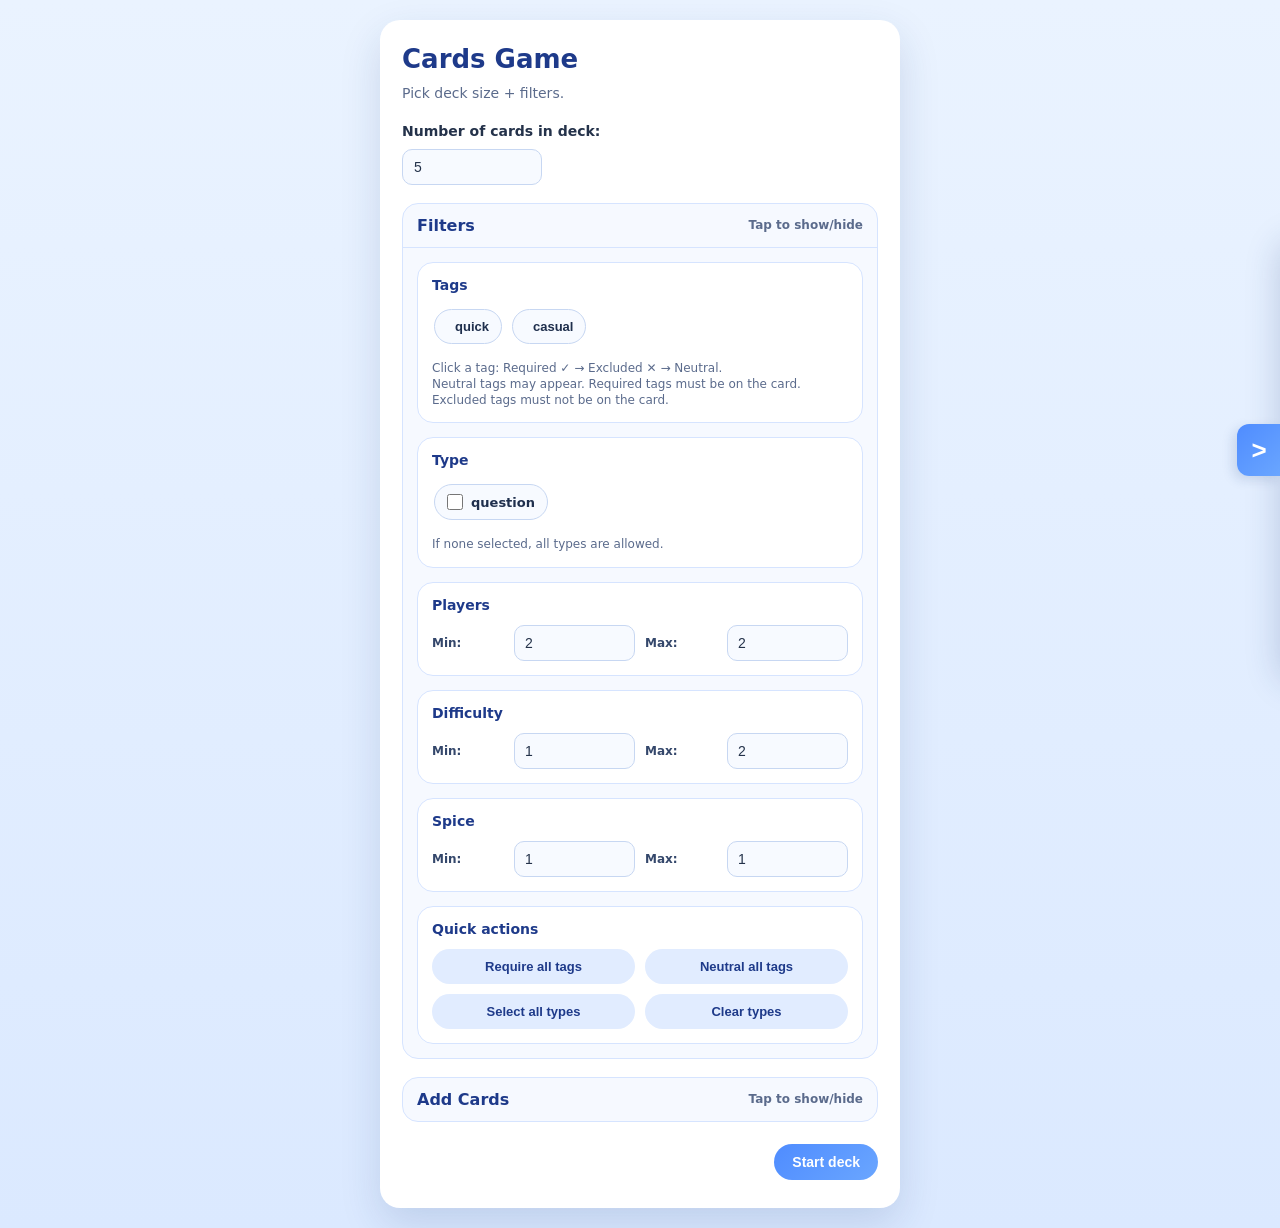
<file: index.html>
<!DOCTYPE html>
<html lang="en">
<head>
    <meta charset="UTF-8" />
    <meta name="viewport" content="width=device-width, initial-scale=1" />
    <title>Couple Cottage Cards</title>
    <link rel="stylesheet" href="styles/style.css" />
    <link rel="stylesheet" href="styles/cards-special.css" />
    <link rel="stylesheet" href="styles/cards-default.css" />
    <link rel="stylesheet" href="./styles/scoreboard.css">
</head>

<body>
<div class="app">

    <!-- CONFIG / HOME SCREEN -->
    <section id="config-screen" class="screen">
        <h1>Cards Game</h1>
        <p class="subtitle">Pick deck size + filters.</p>

        <div class="config-panel">
            <div class="config-row">
                <label for="deckSizeInput"><b>Number of cards in deck:</b></label>
                <input id="deckSizeInput" type="number" min="1" max="50" value="5" />
            </div>

            <!-- Filters container (filters.js fills #filters) -->
            <details class="filters-panel" open>
                <summary class="filters-summary">
                    <span class="filters-title">Filters</span>
                    <span class="filters-note">Tap to show/hide</span>
                </summary>
                <div id="filters"></div>
            </details>

            <!-- Add Cards container (addCards.js fills #addCards) -->
            <details class="filters-panel add-cards-panel">
                <summary class="filters-summary">
                    <span class="filters-title">Add Cards</span>
                    <span class="filters-note">Tap to show/hide</span>
                </summary>
                <div id="addCards"></div>
            </details>

            <div id="uiError" class="ui-error hidden"></div>

            <div class="config-actions">
                <button id="startButton" type="button">Start deck</button>
            </div>
        </div>
    </section>

    <!-- GAME / DECK SCREEN -->
    <section id="game-screen" class="screen hidden">
        <div class="top-bar">
            <button id="backButton" type="button">← Back</button>
            <button id="newDeckButton" type="button">New deck</button>
        </div>

        <div class="deck-wrapper">
            <div class="deck" id="deck" aria-label="Deck of cards"></div>
        </div>

        <p class="hint">
            Click the deck: first click flips the top card, second click removes it.
        </p>
    </section>

    <!-- MINI GAME SCREEN -->
    <section id="mini-game-screen" class="screen hidden">
        <div class="mini-game-topbar">
            <button id="exitMiniGameButton" class="btn">← Back to cards</button>
            <div id="miniGameTitle" class="mini-game-title">Mini game</div>
        </div>

        <div id="miniGameHost" class="mini-game-host"></div>
        <div id="miniGameError" class="ui-error hidden"></div>
    </section>

</div>

<script type="module" src="scripts/script.js"></script>
</body>
</html>
</file>
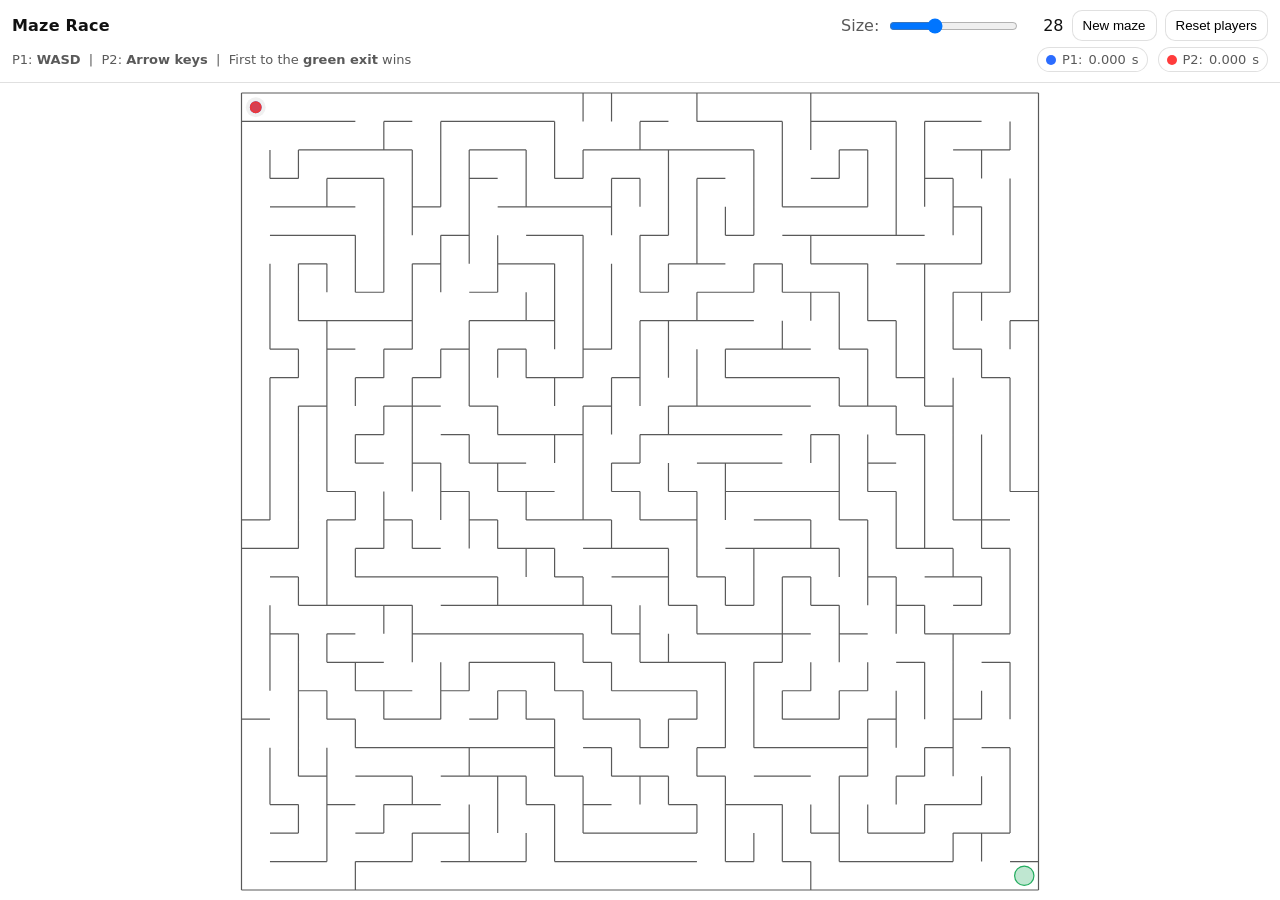
<file: mini-games/maze/game.html>
<!doctype html>
<html lang="en">
<head>
  <meta charset="utf-8" />
  <meta name="viewport" content="width=device-width, initial-scale=1" />
  <title>Maze Race</title>
  <link rel="stylesheet" href="./game.css" />
</head>
<body>
<div class="mazeRoot" id="mazeRoot">
  <div class="mazeHud">
    <div class="mazeHudRow">
      <div class="mazeTitle">Maze Race</div>

      <div class="mazeControls">
        <label class="mazeLabel">
          Size:
          <input id="mazeSize" type="range" min="12" max="60" value="28" step="1" />
          <span id="mazeSizeVal" class="mazeValue">28</span>
        </label>

        <button id="newMazeBtn" class="mazeBtn">New maze</button>
        <button id="resetBtn" class="mazeBtn">Reset players</button>
      </div>
    </div>

    <div class="mazeHudRow mazeSmall">
      <div class="mazeHelp">
        P1: <b>WASD</b> &nbsp;|&nbsp; P2: <b>Arrow keys</b> &nbsp;|&nbsp; First to the <b>green exit</b> wins
      </div>

      <div class="mazeTimers">
        <div class="mazeTimer"><span class="p1Dot"></span> P1: <span id="p1Time">0.000</span>s</div>
        <div class="mazeTimer"><span class="p2Dot"></span> P2: <span id="p2Time">0.000</span>s</div>
      </div>
    </div>
  </div>

  <div class="mazeStage">
    <canvas id="mazeCanvas"></canvas>

    <div id="mazeOverlay" class="mazeOverlay hidden" role="dialog" aria-modal="true">
      <div class="mazeOverlayCard">
        <div id="overlayTitle" class="mazeOverlayTitle">Winner!</div>
        <div id="overlayBody" class="mazeOverlayBody"></div>
        <div class="mazeOverlayActions">
          <button id="playAgainBtn" class="mazeBtn primary">Play again (new maze)</button>
          <button id="closeOverlayBtn" class="mazeBtn">Close</button>
        </div>
      </div>
    </div>
  </div>
</div>

<script type="module" src="./game.js"></script>
</body>
</html>
</file>
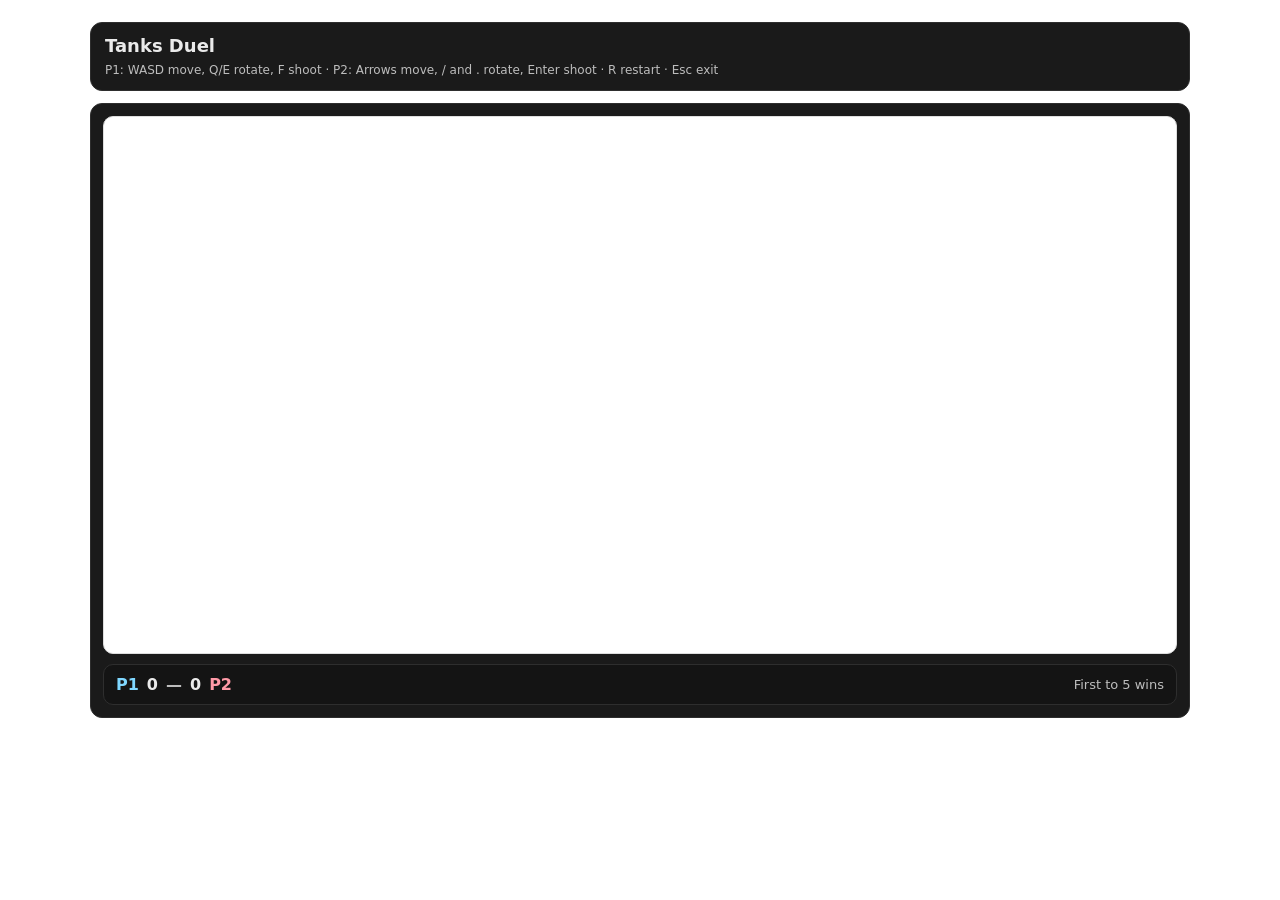
<file: mini-games/tanks/game.html>
<!doctype html>
<html lang="en">
<head>
  <meta charset="utf-8" />
  <meta name="viewport" content="width=device-width,initial-scale=1" />
  <title>Tanks Duel</title>
  <link rel="stylesheet" href="./game.css" />
</head>
<body>
<!-- IMPORTANT: everything inside .tanks-root so CSS is scoped -->
<div class="tanks-root">
  <header class="topbar">
    <div class="title">Tanks Duel</div>
    <div class="hint">
      P1: WASD move, Q/E rotate, F shoot · P2: Arrows move, / and . rotate, Enter shoot · R restart · Esc exit
    </div>
  </header>

  <main class="stage">
    <canvas id="game"></canvas>

    <div class="hud">
      <div class="score">
        <span class="p1">P1</span> <span id="s1">0</span>
        <span class="sep">—</span>
        <span id="s2">0</span> <span class="p2">P2</span>
      </div>
      <div class="status" id="status">First to 5 wins</div>
    </div>
  </main>
</div>

<script type="module" src="./game.js"></script>
</body>
</html>
</file>
<file: styles/style.css>
/* =========================================================
   GLOBAL
   ========================================================= */
* { box-sizing: border-box; }

body{
    margin: 0;
    font-family: system-ui, -apple-system, BlinkMacSystemFont, "Segoe UI", sans-serif;
    background: linear-gradient(180deg, #eaf3ff 0%, #dbe9ff 100%);
    color: #24324a;

    display: flex;
    justify-content: center;
    align-items: center;
    min-height: 100vh;
}

/* When mini-game is open: prevent page scrolling */
body.mini-game-open{
    overflow: hidden;
}

/* App container (normal screens live in here) */
.app{
    width: 100%;
    max-width: 560px;
    padding: 20px;
}

/* =========================================================
   SCREENS
   ========================================================= */
.screen{
    background: #ffffff;
    border-radius: 20px;
    padding: 24px 22px 28px;
    box-shadow: 0 16px 40px rgba(30, 60, 120, 0.15);
    position: relative;
    z-index: 1;
}

.hidden{
    display: none !important;
    pointer-events: none !important;
}

/* Ensure config is always clickable above anything */
#config-screen{ z-index: 5; }
#game-screen{
    z-index: 4;
    display: flex;
    flex-direction: column;
    min-height: 80vh;
}

/* =========================================================
   MINI GAME SCREEN (FIXED, OPAQUE, CENTERED, NOT TRANSPARENT)
   Assumes your HTML has:
   <div id="mini-game-screen" class="screen hidden"> ... </div>
   ========================================================= */
#mini-game-screen{
    position: fixed;
    inset: 0;
    z-index: 9999;

    /* Center the mini-game "card" */
    margin: auto;

    /* Make this element the centered card */
    width: min(1100px, 85vw);
    height: 85vh;

    /* IMPORTANT: opaque card, not transparent */
    background: #ffffff;

    /* Keep your normal screen styling feel */
    border-radius: 20px;
    box-shadow: 0 18px 60px rgba(30, 60, 120, 0.22);

    /* Same internal layout style */
    padding: 18px 18px 18px;
    display: flex;
    flex-direction: column;
}

/* On very small screens, reduce padding a bit */
@media (max-width: 420px){
    #mini-game-screen{
        width: 92vw;
        height: 88vh;
        padding: 14px;
        border-radius: 18px;
    }
}

/* =========================================================
   HEADINGS / TEXT
   ========================================================= */
h1{
    margin: 0 0 10px;
    font-size: 26px;
    color: #1e3a8a;
}

.subtitle{
    margin: 0 0 20px;
    font-size: 14px;
    color: #5b6b8c;
    line-height: 1.35;
}

/* =========================================================
   CONFIG
   ========================================================= */
.config-panel{
    display: flex;
    flex-direction: column;
    gap: 18px;
}

.config-row{
    display: flex;
    flex-direction: column;
    gap: 10px;
    font-size: 14px;
}

.config-row input[type="number"]{
    width: 140px;
    padding: 9px 11px;
    border-radius: 10px;
    border: 1px solid #c7d7f2;
    background: #f7faff;
    color: #24324a;
    font-size: 14px;
}

.config-actions{
    display: flex;
    justify-content: flex-end;
    padding-top: 4px;
}

/* =========================================================
   BUTTONS
   ========================================================= */
button{
    padding: 10px 18px;
    border-radius: 999px;
    border: none;
    background: linear-gradient(135deg, #4f8cff, #6aa6ff);
    color: white;
    font-weight: 700;
    font-size: 14px;
    cursor: pointer;
    transition: transform 0.1s ease, box-shadow 0.1s ease, filter 0.15s ease;
}

button:hover{
    transform: translateY(-1px);
    box-shadow: 0 8px 18px rgba(79, 140, 255, 0.35);
    filter: brightness(1.05);
}

button:active{
    transform: translateY(0);
    box-shadow: none;
}

#backButton{
    background: #e1ecff;
    color: #1e3a8a;
}
#backButton:hover{ background: #d4e4ff; }

/* Secondary button style used by Add Cards */
.secondary-button{
    background: #e1ecff;
    color: #1e3a8a;
    box-shadow: none;
}
.secondary-button:hover{
    background: #d4e4ff;
    box-shadow: none;
    filter: none;
}

/* =========================================================
   ERRORS
   ========================================================= */
.ui-error{
    margin-top: 10px;
    padding: 10px 12px;
    border-radius: 12px;
    background: #fff1f2;
    border: 1px solid #fecdd3;
    color: #9f1239;
    font-size: 13px;
    white-space: pre-wrap;
}

/* =========================================================
   GAME SCREEN
   ========================================================= */
.top-bar{
    display: flex;
    justify-content: space-between;
    gap: 12px;
    margin-bottom: 18px;
}

.hint{
    margin-top: auto;
    font-size: 13px;
    color: #5b6b8c;
    text-align: center;
    line-height: 1.35;
}

/* =========================================================
   MINI GAME CONTENT (inside #mini-game-screen)
   ========================================================= */
.mini-game-topbar{
    display:flex;
    align-items:center;
    justify-content:space-between;
    gap:12px;
    margin-bottom:12px;
    flex: 0 0 auto;
}

.mini-game-title{
    font-weight:700;
    opacity:.9;
}

/* host fills remaining height; no scrollbars */
.mini-game-host{
    position: relative;
    flex: 1 1 auto;
    width: 100%;
    border-radius: 16px;
    overflow: hidden;              /* IMPORTANT: no scrollbars */
    background: #f7faff;
    border: 1px solid #d6e4ff;
    padding: 0;
}

/* iframe fills host */
.mini-game-frame{
    position: absolute;
    inset: 0;
    width: 100%;
    height: 100%;
    border: 0;
    display: block;
    background: transparent;
}


/* =========================================================
   FILTERS PANEL
   ========================================================= */
.filters-panel{
    border-radius: 16px;
    background: #f6f9ff;
    border: 1px solid #d6e4ff;
    overflow: hidden;
}

.filters-summary{
    display:flex;
    align-items:center;
    justify-content:space-between;
    gap: 12px;
    padding: 12px 14px;
    cursor: pointer;
    user-select: none;
    font-weight: 800;
    color: #1e3a8a;
}
.filters-panel summary::-webkit-details-marker{ display:none; }

.filters-title{ font-weight: 900; }

.filters-note{
    font-size: 12px;
    color: #5b6b8c;
    font-weight: 700;
}

#filters,
#addCards{
    padding: 14px;
    border-top: 1px solid #d6e4ff;
    display: flex;
    flex-direction: column;
    gap: 14px;
}

.filters-grid,
.add-cards-grid{
    display: grid;
    grid-template-columns: 1fr;
    gap: 14px;
}

.filter-block{
    background: #ffffff;
    border: 1px solid #d6e4ff;
    border-radius: 16px;
    padding: 14px;
    display: flex;
    flex-direction: column;
    gap: 12px;
}

.filter-title{
    font-weight: 900;
    color: #1e3a8a;
    font-size: 14px;
    margin: 0;
}

.filter-hint{
    margin: 0;
    font-size: 12px;
    color: #5b6b8c;
    line-height: 1.35;
}

.filter-row{
    display: grid;
    grid-template-columns: 72px 1fr 72px 1fr;
    gap: 10px;
    align-items: center;
}

@media (max-width: 420px){
    .filter-row{ grid-template-columns: 60px 1fr; }
}

.filter-row label{
    font-size: 12px;
    color: #34476b;
    font-weight: 700;
}

.filter-row input[type="number"]{
    width: 100%;
    padding: 9px 10px;
    border-radius: 10px;
    border: 1px solid #c7d7f2;
    background: #f7faff;
    color: #24324a;
    font-size: 14px;
}

.filter-actions{
    display: grid;
    grid-template-columns: 1fr 1fr;
    gap: 10px;
}

.filter-actions button{
    padding: 10px 14px;
    border-radius: 999px;
    border: none;
    background: #e1ecff;
    color: #1e3a8a;
    font-weight: 800;
    font-size: 13px;
    cursor: pointer;
    box-shadow: none;
    transform: none;
}

.filter-actions button:hover{
    background: #d4e4ff;
    box-shadow: none;
    filter: none;
}

/* =========================================================
   ADD CARDS PANEL
   ========================================================= */
.add-cards-panel{
    background: #f6f9ff;
}

.add-cards-block{
    gap: 12px;
}

.add-cards-actions{
    display: grid;
    grid-template-columns: repeat(4, 1fr);
    gap: 10px;
}

.add-cards-actions button{
    width: 100%;
    padding: 10px 14px;
    font-size: 13px;
}

.add-cards-editor{
    padding: 12px;
    border-radius: 14px;
    background: #f7faff;
    border: 1px solid #d6e4ff;
    display: flex;
    flex-direction: column;
    gap: 10px;
}

.add-cards-label{
    font-size: 12px;
    color: #34476b;
    font-weight: 900;
}

.add-cards-textarea{
    width: 100%;
    min-height: 230px;
    resize: vertical;
    padding: 12px;
    border-radius: 12px;
    border: 1px solid #c7d7f2;
    background: #ffffff;
    color: #24324a;
    font-family: ui-monospace, SFMono-Regular, Menlo, Monaco, Consolas, "Liberation Mono", "Courier New", monospace;
    font-size: 12px;
    line-height: 1.45;
}

.add-cards-textarea:focus{
    outline: none;
    border-color: #4f8cff;
    box-shadow: 0 0 0 3px rgba(79, 140, 255, 0.15);
}

.add-cards-editor-actions{
    display: grid;
    grid-template-columns: 1fr 1fr;
    gap: 10px;
}

.add-cards-editor-actions button{
    width: 100%;
    padding: 10px 14px;
    font-size: 13px;
}

@media (max-width: 420px){
    .add-cards-actions,
    .add-cards-editor-actions{
        grid-template-columns: 1fr;
    }
}

.add-cards-status{
    padding: 10px 12px;
    border-radius: 12px;
    background: #f7faff;
    border: 1px solid #c7d7f2;
    color: #34476b;
    font-size: 13px;
    font-weight: 700;
}

.add-cards-error{
    padding: 10px 12px;
    border-radius: 12px;
    background: #fff1f2;
    border: 1px solid #fecdd3;
    color: #9f1239;
    font-size: 13px;
    white-space: pre-wrap;
}

.add-cards-preview{
    padding: 10px 12px;
    border-radius: 12px;
    background: #f7faff;
    border: 1px solid #d6e4ff;
}

.add-cards-preview-title{
    margin-bottom: 8px;
    font-size: 12px;
    font-weight: 900;
    color: #1e3a8a;
}

.add-cards-preview ul{
    margin: 0;
    padding-left: 18px;
}

.add-cards-preview li{
    margin: 4px 0;
    font-size: 12px;
    line-height: 1.35;
    color: #34476b;
}

/* =========================================================
   PILLS (TAGS / TYPES)
   ========================================================= */
.tag-grid,
.type-grid{
    display: flex;
    flex-wrap: wrap;
    gap: 10px;
    max-height: 130px;
    overflow: auto;
    padding: 4px 2px;
}

.pill-check{
    display: inline-flex;
    align-items: center;
    gap: 8px;
    padding: 9px 12px;
    border-radius: 999px;
    background: #f7faff;
    border: 1px solid #c7d7f2;
    cursor: pointer;
    user-select: none;
}

.pill-check:hover{ background: #eef5ff; }

.pill-check input{
    width: 16px;
    height: 16px;
    margin: 0;
    accent-color: #4f8cff;
}

.pill-check span{
    font-size: 13px;
    font-weight: 800;
    color: #1f2f4d;
}

.tag-grid::-webkit-scrollbar,
.type-grid::-webkit-scrollbar{
    height: 10px;
    width: 10px;
}
.tag-grid::-webkit-scrollbar-thumb,
.type-grid::-webkit-scrollbar-thumb{
    background: rgba(79,140,255,0.25);
    border-radius: 999px;
}
.tag-grid::-webkit-scrollbar-track,
.type-grid::-webkit-scrollbar-track{
    background: rgba(0,0,0,0.03);
    border-radius: 999px;
}


/* =========================================================
   ADD CARDS - VISUAL CARD CREATOR
   ========================================================= */
.add-cards-creator{
    padding: 12px;
    border-radius: 14px;
    background: #f7faff;
    border: 1px solid #d6e4ff;
    display: flex;
    flex-direction: column;
    gap: 12px;
}

.add-cards-creator-header{
    display: flex;
    justify-content: space-between;
    gap: 12px;
    align-items: flex-start;
}

.card-creator-preview{
    display: grid;
    grid-template-columns: 1fr 1fr;
    gap: 14px;
    align-items: stretch;
}

@media (max-width: 500px){
    .card-creator-preview{
        grid-template-columns: 1fr;
    }
}

.creator-card-face{
    position: relative;
    width: 100%;
    min-height: 210px;
    border-radius: 22px;
    border: 1px solid #d6e4ff;
    padding: 18px;
    box-shadow: 0 12px 26px rgba(30, 60, 120, 0.16);
    overflow: hidden;
    transform: none;
    filter: none;
}

.creator-card-face:hover{
    transform: translateY(-1px);
    box-shadow: 0 16px 30px rgba(30, 60, 120, 0.22);
    filter: none;
}

.creator-card-text-face{
    background: #ffffff;
    color: #24324a;
    display: flex;
    align-items: center;
    justify-content: center;
    text-align: center;
    font-weight: 900;
    line-height: 1.35;
    cursor: text;
}

.creator-text-value{
    display: block;
    width: 100%;
    max-width: 100%;
    min-height: 76px;
    padding: 12px;
    border-radius: 16px;
    overflow-wrap: anywhere;
    white-space: pre-wrap;
    outline: none;
}

.creator-text-value:empty::before{
    content: attr(data-placeholder);
    color: #8aa0c8;
}

.creator-text-value:focus{
    background: #f7faff;
    box-shadow: 0 0 0 3px rgba(79, 140, 255, 0.15);
}

.creator-card-back-face{
    background: linear-gradient(135deg, #ff7b00, #ffb347);
    color: #ffffff;
    display: flex;
    align-items: center;
    justify-content: center;
    flex-direction: column;
    gap: 12px;
    cursor: pointer;
}

.creator-icon-input{
    position: relative;
    z-index: 1;
    width: min(180px, 90%);
    padding: 0;
    border: 0;
    border-radius: 18px;
    background: transparent;
    color: #ffffff;
    font-family: inherit;
    font-size: 96px;
    line-height: 1;
    text-align: center;
    opacity: 0.95;
    cursor: text;
    filter:
            drop-shadow(0 0 2px rgba(0,0,0,0.9))
            drop-shadow(0 0 6px rgba(0,0,0,0.7))
            drop-shadow(0 0 12px rgba(0,0,0,0.45))
            drop-shadow(0 6px 16px rgba(0,0,0,0.35));
}

.creator-icon-input:focus{
    outline: none;
    background: rgba(255,255,255,0.12);
    box-shadow: 0 0 0 3px rgba(255,255,255,0.28);
}

.creator-back-label{
    position: relative;
    z-index: 1;
    font-size: 12px;
    font-weight: 900;
    opacity: 0.92;
    text-align: center;
    text-shadow: 0 2px 8px rgba(0,0,0,0.35);
}

.creator-editor-box{
    padding: 12px;
    border-radius: 14px;
    background: #ffffff;
    border: 1px solid #d6e4ff;
    display: flex;
    flex-direction: column;
    gap: 10px;
}

.creator-control-grid{
    display: grid;
    grid-template-columns: 1fr 1fr;
    gap: 12px;
}

.creator-control-wide{
    grid-column: 1 / -1;
}

@media (max-width: 420px){
    .creator-control-grid{
        grid-template-columns: 1fr;
    }
}

.creator-control{
    display: flex;
    flex-direction: column;
    gap: 8px;
}

.creator-control span,
.creator-control-header{
    font-size: 12px;
    color: #34476b;
    font-weight: 900;
}

.creator-control-header{
    display: flex;
    justify-content: space-between;
    gap: 10px;
    align-items: baseline;
}

.creator-slider-value{
    color: #1e3a8a;
    font-weight: 900;
    font-size: 12px;
}

.creator-control input[type="text"]{
    width: 100%;
    padding: 10px 11px;
    border-radius: 10px;
    border: 1px solid #c7d7f2;
    background: #f7faff;
    color: #24324a;
    font-size: 14px;
}

.creator-control input[type="range"]{
    width: 100%;
    padding: 0;
    accent-color: #4f8cff;
    cursor: pointer;
}

.creator-control input[type="text"]:focus{
    outline: none;
    border-color: #4f8cff;
    box-shadow: 0 0 0 3px rgba(79, 140, 255, 0.15);
}

.creator-actions{
    display: grid;
    grid-template-columns: 1fr 1fr;
    gap: 10px;
}

.creator-actions button{
    width: 100%;
    padding: 10px 14px;
    font-size: 13px;
}

.secondary-button{
    background: #e1ecff;
    color: #1e3a8a;
    box-shadow: none;
}

.secondary-button:hover{
    background: #d4e4ff;
    box-shadow: none;
    filter: none;
}
</file>
<file: styles/cards-special.css>
/* =========================================================
   Optional: Special cards styling hooks
   (your JS adds .is-special and .special-rare etc.)
   ========================================================= */

.card.is-special{
    box-shadow: 0 16px 34px rgba(30, 60, 120, 0.28);
}

.card.special-spicy .card-front{
    background: linear-gradient(135deg, #ff7b00, #ffb347);
}

/* CENTERED flame */
.card.special-spicy .card-front::after{
    content: "🔥";
    position: absolute;
    top: 50%;
    left: 50%;
    transform: translate(-50%, -50%);
    font-size: 96px;     /* adjust size here */
    opacity: 0.95;      /* subtle background effect */
    pointer-events: none;
    filter:
            drop-shadow(0 0 2px rgba(0,0,0,0.9))
            drop-shadow(0 0 6px rgba(0,0,0,0.7))
            drop-shadow(0 0 12px rgba(0,0,0,0.45))
            drop-shadow(0 6px 16px rgba(0,0,0,0.35));
}

.card.special-romantic .card-front{
    background: linear-gradient(135deg, #ff4e8c, #ff2e63);

}

.card.special-romantic .card-front::after{
    content: "❤️";
    position: absolute;
    top: 50%;
    left: 50%;
    transform: translate(-50%, -50%);
    font-size: 96px;     /* adjust size here */
    opacity: 0.95;      /* subtle background effect */
    pointer-events: none;
    filter:
            drop-shadow(0 0 2px rgba(0,0,0,0.9))
            drop-shadow(0 0 6px rgba(0,0,0,0.7))
            drop-shadow(0 0 12px rgba(0,0,0,0.45))
            drop-shadow(0 6px 16px rgba(0,0,0,0.35));
}

.card.special-chaos .card-front{
    background: linear-gradient(135deg, #99daff, #c261ff);
}

.card.special-chaos .card-front::after{
    content: "🌀";
    position: absolute;
    top: 50%;
    left: 50%;
    transform: translate(-50%, -50%);
    font-size: 96px;
    opacity: 0.95;
    pointer-events: none;
    filter:
            drop-shadow(0 0 2px rgba(0,0,0,0.9))
            drop-shadow(0 0 6px rgba(0,0,0,0.7))
            drop-shadow(0 0 12px rgba(0,0,0,0.45))
            drop-shadow(0 6px 16px rgba(0,0,0,0.35));
}

.card.special-duel .card-front{
    background: linear-gradient(135deg, #ff0000, #941100);
}

.card.special-duel .card-front::after{
    content: "⚔️";
    position: absolute;
    top: 50%;
    left: 50%;
    transform: translate(-50%, -50%);
    font-size: 96px;
    opacity: 0.95;
    pointer-events: none;
    filter:
            drop-shadow(0 0 2px rgba(0,0,0,0.9))
            drop-shadow(0 0 6px rgba(0,0,0,0.7))
            drop-shadow(0 0 12px rgba(0,0,0,0.45))
            drop-shadow(0 6px 16px rgba(0,0,0,0.35));
}

.card.special-performance .card-front{
    background: linear-gradient(135deg, #ff2e63, #ffcc00);
}

.card.special-performance .card-front::after{
    content: "🎭";
    position: absolute;
    top: 50%;
    left: 50%;
    transform: translate(-50%, -50%);
    font-size: 96px;
    opacity: 0.95;
    pointer-events: none;
    filter:
            drop-shadow(0 0 2px rgba(0,0,0,0.9))
            drop-shadow(0 0 6px rgba(0,0,0,0.7))
            drop-shadow(0 0 12px rgba(0,0,0,0.45))
            drop-shadow(0 6px 16px rgba(0,0,0,0.35));
}

.card.special-game .card-front{
    background: linear-gradient(135deg, #2e74ff, #5eff00);

}

.card.special-game .card-front::after{
    content: "🎮";
    position: absolute;
    top: 50%;
    left: 50%;
    transform: translate(-50%, -50%);
    font-size: 96px;     /* adjust size here */
    opacity: 0.95;      /* subtle background effect */
    pointer-events: none;
    filter:
            drop-shadow(0 0 2px rgba(0,0,0,0.9))
            drop-shadow(0 0 6px rgba(0,0,0,0.7))
            drop-shadow(0 0 12px rgba(0,0,0,0.45))
            drop-shadow(0 6px 16px rgba(0,0,0,0.35));
}

.card.special-heal .card-front {
    background: linear-gradient(135deg, #00ff15, #5eff00);
}

.card.special-defend .card-front {
background: linear-gradient(135deg, #6ba6ff, #8ab9ff);
}

.card.special-atack .card-front{
    background: linear-gradient(135deg, #ff0000, #ff482e);
}

.card.special-normal .card-front {
    background: linear-gradient(135deg, #ffffff, #f4f4f4);
}
</file>
<file: styles/cards-default.css>
/* =========================================================
   DECK / CARDS
   ========================================================= */
.deck-wrapper{
    display: flex;
    flex: 1;
    justify-content: center;
    align-items: center;

    /* makes the screen bigger around the cards */
    min-height: 420px;
    padding: 36px;

    overflow: visible; /* IMPORTANT: don't clip the stack */
}

/* Deck */
.deck{
    position: relative;
    width: 220px;
    height: 320px;
    perspective: 1000px;
}

/* Cards */
.card{
    position: absolute;
    width: 100%;
    height: 100%;
    border-radius: 16px;
    background: #ffffff;
    transform-style: preserve-3d;
    cursor: pointer;
    box-shadow: 0 14px 30px rgba(30, 60, 120, 0.25);
}

.deck .card{ pointer-events: none; }
.deck .card:last-child{ pointer-events: auto; }

.deck .card{
    --depth: 0;
    --flip: 0deg;

    top: 50%;
    left: 50%;
    transform:
            translate(-50%, -50%)
            translate(calc(var(--depth) * 2px), calc(var(--depth) * 4px))
            rotateY(var(--flip));

    transition: transform 0.6s ease;
}

.deck .card.is-flipped{ --flip: 180deg; }

.card-face{
    position: absolute;
    width: 100%;
    height: 100%;
    backface-visibility: hidden;
    border-radius: 16px;

    display: flex;
    align-items: center;
    justify-content: center;

    padding: 18px;
    text-align: center;
    font-size: 18px;
}

.card-front{
    background: linear-gradient(135deg, #6ba6ff, #8ab9ff);
}

/* Make flashcard text match the original card text */
.card-front:not(:empty) {
    color: #1f2f4d;
    font-weight: 600;
}

.card-back{
    background: #ffffff;
    transform: rotateY(180deg);
    color: #1f2f4d;
    font-weight: 600;
}

/* Game card inner layout: title centered, hint pinned bottom */
.card-back-content{
    position: relative;
    width: 100%;
    height: 100%;
}

.game-title{
    position: absolute;
    top: 50%;
    left: 50%;
    transform: translate(-50%, -50%);
    font-weight: 800;
    font-size: 18px;
    line-height: 1.2;
}

.game-hint{
    position: absolute;
    left: 0;
    right: 0;
    bottom: 0;
    padding-bottom: 2px;
    font-size: 13px;
    opacity: 0.8;
    font-weight: 600;
}
</file>
<file: styles/scoreboard.css>
/* =========================================================
   SCOREBOARD - DESKTOP SIDEBAR
   ========================================================= */

.scoreboard-panel {
    position: fixed;
    top: 50%;
    right: 0;

    width: 280px;
    height: min(440px, calc(100dvh - 80px));

    background: #ffffff;
    border: 1px solid #d6e4ff;
    border-radius: 18px 0 0 18px;

    box-shadow: 0 12px 35px rgba(30, 60, 120, 0.22);

    z-index: 1000;

    transform: translate(100%, -50%);
    transition: transform 0.3s ease;

    overflow: visible;
}

/* Expanded sidebar */
body.scoreboard-open .scoreboard-panel {
    transform: translate(0, -50%);
}

/* Reserve space for the open sidebar on desktop */
@media (min-width: 851px) {
    body {
        transition: padding-right 0.3s ease;
    }

    body.scoreboard-open {
        padding-right: 300px;
    }
}

/* =========================================================
   COLLAPSE BUTTON
   ========================================================= */

.scoreboard-toggle {
    position: absolute;

    left: -44px;
    top: 50%;
    transform: translateY(-50%);

    width: 44px;
    height: 52px;

    padding: 0;

    background: linear-gradient(135deg, #4f8cff, #6aa6ff);
    color: #ffffff;

    border: none;
    border-radius: 12px 0 0 12px;

    font-size: 26px;
    font-weight: 700;

    display: flex;
    align-items: center;
    justify-content: center;

    cursor: pointer;

    box-shadow: -4px 4px 12px rgba(30, 60, 120, 0.15);
}

.scoreboard-toggle:hover {
    filter: brightness(1.07);
    transform: translateY(-50%);
}

/* =========================================================
   SCOREBOARD CONTENT
   ========================================================= */

.scoreboard-content {
    width: 100%;
    height: 100%;

    display: flex;
    flex-direction: column;

    padding: 16px;

    overflow: hidden;
}

.scoreboard-header {
    display: flex;
    align-items: center;
    justify-content: space-between;

    gap: 10px;
    margin-bottom: 16px;
}

.scoreboard-header h2 {
    margin: 0;

    font-size: 20px;
    font-weight: 800;
    color: #1e3a8a;
}

#scoreboard-add {
    padding: 8px 14px;

    font-size: 13px;
    font-weight: 700;

    white-space: nowrap;
}

/* =========================================================
   PLAYER LIST
   ========================================================= */

.scoreboard-columns,
.scoreboard-player {
    display: grid;
    grid-template-columns: minmax(0, 1fr) 65px 26px;

    gap: 7px;
    align-items: center;
}

.scoreboard-columns {
    margin-bottom: 8px;

    font-size: 12px;
    font-weight: 800;
    color: #5b6b8c;
}

.scoreboard-columns span:nth-child(2) {
    text-align: center;
}

.scoreboard-list {
    flex: 1;
    min-height: 0;

    overflow-y: auto;
    overflow-x: hidden;

    display: flex;
    flex-direction: column;

    gap: 9px;

    padding-right: 3px;
}

/* Scrollbar */

.scoreboard-list::-webkit-scrollbar {
    width: 7px;
}

.scoreboard-list::-webkit-scrollbar-thumb {
    background: #c7d7f2;
    border-radius: 10px;
}

/* =========================================================
   PLAYER INPUTS
   ========================================================= */

.scoreboard-name,
.scoreboard-score {
    width: 100%;
    min-width: 0;

    padding: 9px 8px;

    border: 1px solid #c7d7f2;
    border-radius: 10px;

    background: #f7faff;
    color: #24324a;

    font-family: inherit;
    font-size: 13px;
}

.scoreboard-name:focus,
.scoreboard-score:focus {
    outline: none;
    border-color: #4f8cff;
    box-shadow: 0 0 0 3px rgba(79, 140, 255, 0.15);
}

.scoreboard-score {
    text-align: center;

    /* Hide spinner arrows */
    appearance: textfield;
    -moz-appearance: textfield;
}

.scoreboard-score::-webkit-inner-spin-button,
.scoreboard-score::-webkit-outer-spin-button {
    -webkit-appearance: none;
    margin: 0;
}

/* =========================================================
   REMOVE PLAYER
   ========================================================= */

.scoreboard-remove {
    width: 26px;
    height: 30px;

    padding: 0;

    border-radius: 8px;

    background: #fff1f2;
    color: #e11d48;

    font-size: 20px;
    font-weight: 600;

    display: flex;
    align-items: center;
    justify-content: center;

    cursor: pointer;
}

.scoreboard-remove:hover {
    background: #ffe4e6;
    color: #be123c;

    box-shadow: none;
}

/* Empty list */

.scoreboard-empty {
    padding: 18px 4px;

    text-align: center;
    font-size: 13px;
    color: #8aa0c8;
}

/* =========================================================
   MOBILE - BOTTOM DRAWER
   ========================================================= */

@media (max-width: 850px) {

    .scoreboard-panel {
        top: auto;

        bottom: 0;
        left: 0;
        right: 0;

        width: 100%;
        height: min(320px, 42dvh);
        max-height: none;

        border-radius: 18px 18px 0 0;

        transform: translateY(100%);
    }

    body.scoreboard-open .scoreboard-panel {
        transform: translateY(0);
    }

    /* Reserve vertical space so the drawer
       doesn't cover the main game content. */
    body.scoreboard-open {
        padding-bottom: min(320px, 42dvh);
    }

    /* Small tab visible at bottom when collapsed */
    .scoreboard-toggle {
        left: auto;
        right: 14px;

        top: -44px;

        width: 48px;
        height: 44px;

        transform: none;

        border-radius: 12px 12px 0 0;
    }

    .scoreboard-toggle:hover {
        transform: none;
    }

    .scoreboard-content {
        padding: 14px 18px;
    }

    .scoreboard-header {
        margin-bottom: 10px;
    }

    .scoreboard-list {
        padding-bottom: 8px;
    }

}
</file>
<file: mini-games/maze/game.css>
:root {
    --panel-bg: rgba(255, 255, 255, 0.92);
    --panel-border: rgba(0, 0, 0, 0.12);
    --text: #111;
    --muted: rgba(0, 0, 0, 0.65);
}

html, body {
    height: 100%;
    margin: 0;
    background: transparent;
    color: var(--text);
    font-family: system-ui, -apple-system, Segoe UI, Roboto, Arial, sans-serif;
}

.mazeRoot {
    height: 100%;
    display: flex;
    flex-direction: column;
}

.mazeHud {
    padding: 10px 12px;
    border-bottom: 1px solid var(--panel-border);
    background: var(--panel-bg);
    backdrop-filter: blur(6px);
}

.mazeHudRow {
    display: flex;
    align-items: center;
    justify-content: space-between;
    gap: 12px;
    flex-wrap: wrap;
}

.mazeTitle {
    font-weight: 800;
    letter-spacing: 0.2px;
}

.mazeControls {
    display: flex;
    align-items: center;
    gap: 8px;
    flex-wrap: wrap;
}

.mazeLabel {
    display: inline-flex;
    align-items: center;
    gap: 8px;
    color: var(--muted);
    user-select: none;
}

.mazeValue {
    display: inline-block;
    min-width: 2.2em;
    text-align: right;
    color: var(--text);
}

.mazeBtn {
    appearance: none;
    border: 1px solid var(--panel-border);
    background: white;
    padding: 7px 10px;
    border-radius: 10px;
    cursor: pointer;
}

.mazeBtn:hover { filter: brightness(0.98); }
.mazeBtn:active { transform: translateY(1px); }

.mazeBtn.primary {
    border-color: rgba(0, 0, 0, 0.2);
    font-weight: 700;
}

.mazeSmall {
    margin-top: 6px;
    color: var(--muted);
    font-size: 13px;
}

.mazeHelp {
    flex: 1 1 auto;
}

.mazeTimers {
    display: flex;
    gap: 10px;
    align-items: center;
    flex-wrap: wrap;
}

.mazeTimer {
    display: inline-flex;
    align-items: center;
    gap: 6px;
    padding: 4px 8px;
    border: 1px solid var(--panel-border);
    border-radius: 999px;
    background: rgba(255,255,255,0.65);
}

.p1Dot, .p2Dot {
    width: 10px;
    height: 10px;
    border-radius: 999px;
    display: inline-block;
}
.p1Dot { background: #2b6cff; }
.p2Dot { background: #ff3b3b; }

.mazeStage {
    position: relative;
    flex: 1 1 auto;
    overflow: hidden;
}

#mazeCanvas {
    width: 100%;
    height: 100%;
    display: block;
    background: transparent;
}

.mazeOverlay {
    position: absolute;
    inset: 0;
    display: grid;
    place-items: center;
    background: rgba(0,0,0,0.35);
}

.mazeOverlay.hidden {
    display: none;
}

.mazeOverlayCard {
    width: min(520px, calc(100% - 24px));
    background: white;
    border-radius: 16px;
    border: 1px solid var(--panel-border);
    padding: 14px 14px 12px;
}

.mazeOverlayTitle {
    font-size: 18px;
    font-weight: 900;
    margin-bottom: 8px;
}

.mazeOverlayBody {
    color: var(--muted);
    line-height: 1.35;
    margin-bottom: 12px;
}

.mazeOverlayActions {
    display: flex;
    justify-content: flex-end;
    gap: 8px;
    flex-wrap: wrap;
}
</file>
<file: mini-games/tanks/game.css>
/* Scoped under .tanks-root so it won't affect the rest of your app */
.tanks-root{
    --panel:#1a1a1a;
    --text:#eaeaea;
    --muted:#bdbdbd;
    --border:#2e2e2e;

    /* FILL THE HOST */
    height: 100%;
    max-height: 100%;
    min-height: 0;

    display: flex;
    flex-direction: column;

    max-width: 1100px;
    margin: 0 auto;

    /* smaller padding on small hosts */
    padding: clamp(8px, 1.6vh, 14px);

    color: var(--text);
    font-family: system-ui, -apple-system, Segoe UI, Roboto, Arial, sans-serif;

    /* prevent leaking extra space past host */
    overflow: hidden;
}

.tanks-root *{ box-sizing:border-box; }

.tanks-root .topbar{
    flex: 0 0 auto;
    background: var(--panel);
    border: 1px solid var(--border);
    border-radius: 12px;
    padding: 12px 14px;
    margin-bottom: 12px;
}

.tanks-root .title{
    font-weight: 800;
    font-size: 18px;
    margin-bottom: 6px;
}

.tanks-root .hint{
    font-size: 12px;
    color: var(--muted);
    line-height: 1.35;
}

/* This must be allowed to shrink inside the host */
.tanks-root .stage{
    flex: 1 1 auto;
    min-height: 0;

    background: var(--panel);
    border: 1px solid var(--border);
    border-radius: 12px;
    padding: 12px;

    display: flex;
    flex-direction: column;
    gap: 10px;

    overflow: hidden; /* prevents bottom overflow */
}

/* Canvas fills remaining space above HUD */
.tanks-root canvas{
    flex: 1 1 auto;
    min-height: 0;
    width: 100%;
    height: 100%;

    display:block;
    background: #fff;
    border: 1px solid #ddd;
    border-radius: 10px;
}

/* HUD stays at bottom, never pushes outside */
.tanks-root .hud{
    flex: 0 0 auto;

    display:flex;
    align-items:center;
    justify-content: space-between;
    gap: 10px;

    padding: 10px 12px;
    border-radius: 10px;
    border: 1px solid var(--border);
    background: #141414;
}

.tanks-root .score{
    font-weight: 800;
    display:flex;
    align-items:center;
    gap: 8px;
}

.tanks-root .score .p1{ color:#7fd7ff; }
.tanks-root .score .p2{ color:#ff9aa7; }
.tanks-root .score .sep{ color: var(--muted); font-weight: 600; }

.tanks-root .status{
    color: var(--muted);
    font-size: 13px;
}
</file>
